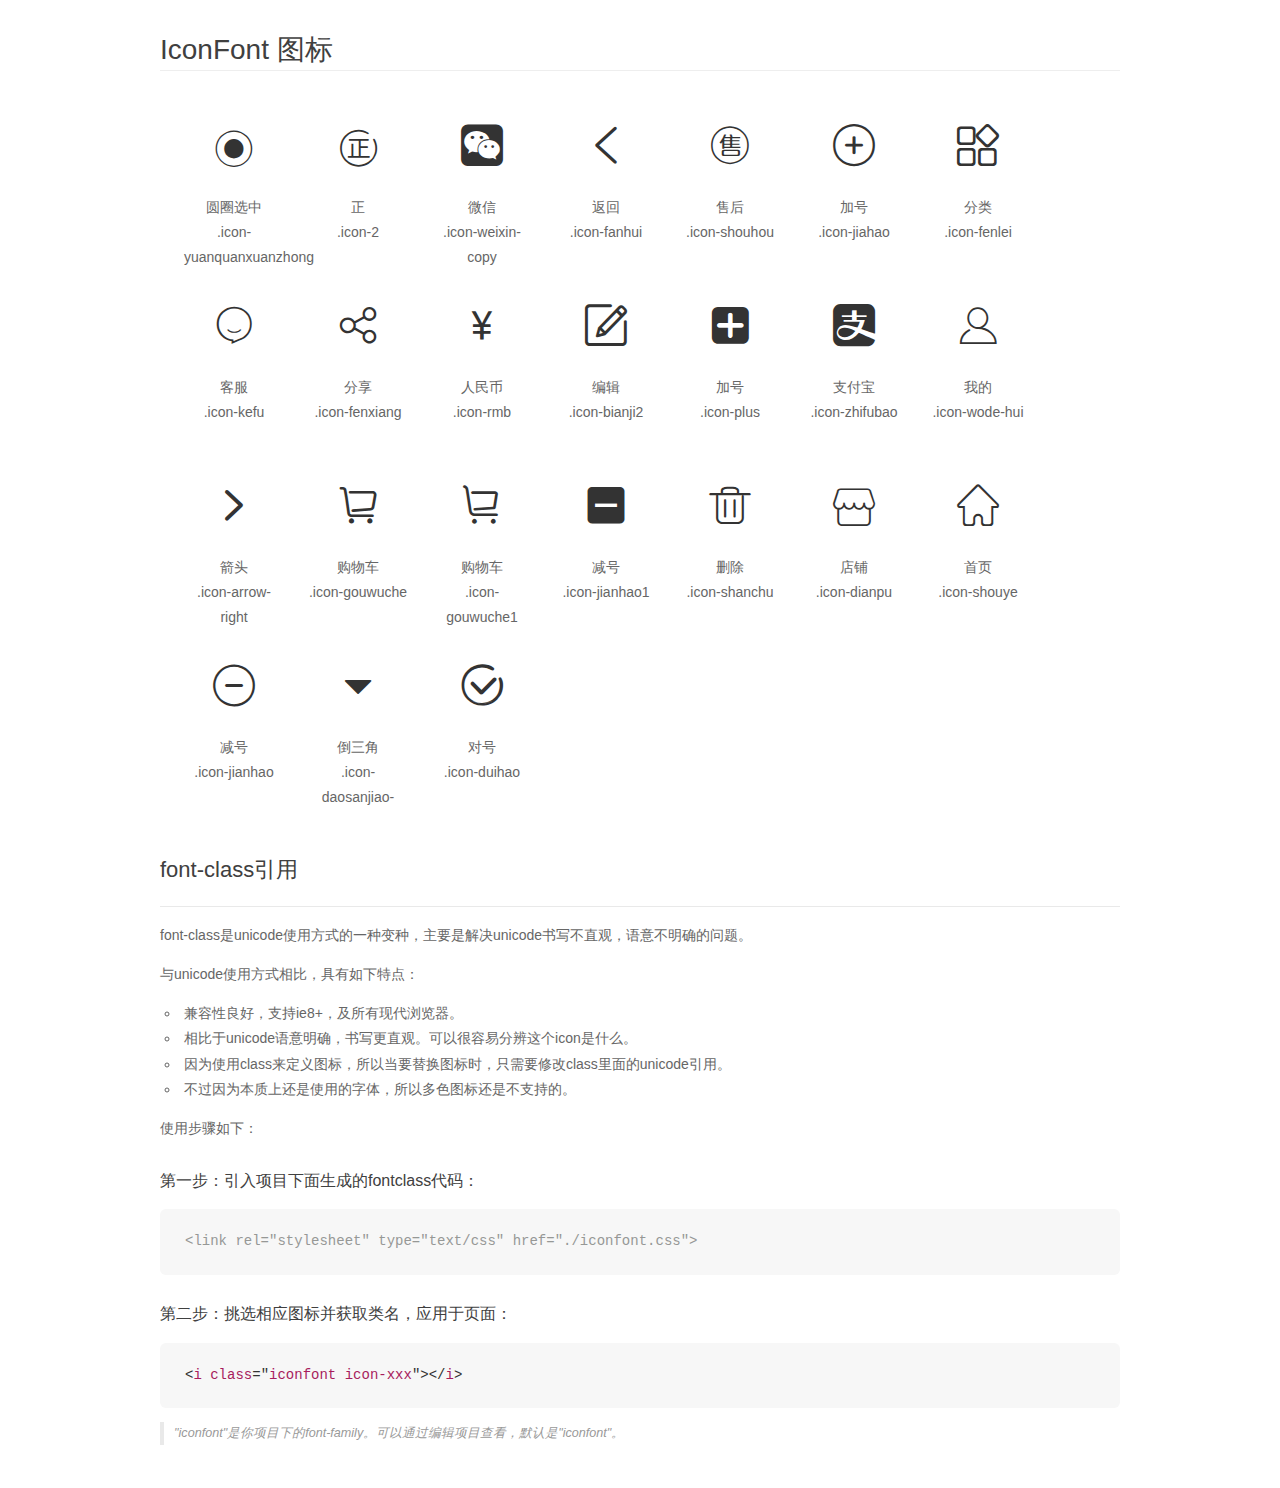
<file: font/demo_fontclass.html>
<!DOCTYPE html>
<html>
<head>
    <meta charset="utf-8"/>
    <title>IconFont</title>
    <link rel="stylesheet" href="demo.css">
    <link rel="stylesheet" href="iconfont.css">
</head>
<body>
    <div class="main markdown">
        <h1>IconFont 图标</h1>
        <ul class="icon_lists clear">
            
                <li>
                <i class="icon iconfont icon-yuanquanxuanzhong"></i>
                    <div class="name">圆圈选中</div>
                    <div class="fontclass">.icon-yuanquanxuanzhong</div>
                </li>
            
                <li>
                <i class="icon iconfont icon-2"></i>
                    <div class="name">正</div>
                    <div class="fontclass">.icon-2</div>
                </li>
            
                <li>
                <i class="icon iconfont icon-weixin-copy"></i>
                    <div class="name">微信</div>
                    <div class="fontclass">.icon-weixin-copy</div>
                </li>
            
                <li>
                <i class="icon iconfont icon-fanhui"></i>
                    <div class="name">返回</div>
                    <div class="fontclass">.icon-fanhui</div>
                </li>
            
                <li>
                <i class="icon iconfont icon-shouhou"></i>
                    <div class="name">售后</div>
                    <div class="fontclass">.icon-shouhou</div>
                </li>
            
                <li>
                <i class="icon iconfont icon-jiahao"></i>
                    <div class="name">加号</div>
                    <div class="fontclass">.icon-jiahao</div>
                </li>
            
                <li>
                <i class="icon iconfont icon-fenlei"></i>
                    <div class="name">分类</div>
                    <div class="fontclass">.icon-fenlei</div>
                </li>
            
                <li>
                <i class="icon iconfont icon-kefu"></i>
                    <div class="name">客服</div>
                    <div class="fontclass">.icon-kefu</div>
                </li>
            
                <li>
                <i class="icon iconfont icon-fenxiang"></i>
                    <div class="name">分享</div>
                    <div class="fontclass">.icon-fenxiang</div>
                </li>
            
                <li>
                <i class="icon iconfont icon-rmb"></i>
                    <div class="name">人民币</div>
                    <div class="fontclass">.icon-rmb</div>
                </li>
            
                <li>
                <i class="icon iconfont icon-bianji2"></i>
                    <div class="name">编辑</div>
                    <div class="fontclass">.icon-bianji2</div>
                </li>
            
                <li>
                <i class="icon iconfont icon-plus"></i>
                    <div class="name">加号</div>
                    <div class="fontclass">.icon-plus</div>
                </li>
            
                <li>
                <i class="icon iconfont icon-zhifubao"></i>
                    <div class="name">支付宝</div>
                    <div class="fontclass">.icon-zhifubao</div>
                </li>
            
                <li>
                <i class="icon iconfont icon-wode-hui"></i>
                    <div class="name">我的</div>
                    <div class="fontclass">.icon-wode-hui</div>
                </li>
            
                <li>
                <i class="icon iconfont icon-arrow-right"></i>
                    <div class="name">箭头</div>
                    <div class="fontclass">.icon-arrow-right</div>
                </li>
            
                <li>
                <i class="icon iconfont icon-gouwuche"></i>
                    <div class="name">购物车</div>
                    <div class="fontclass">.icon-gouwuche</div>
                </li>
            
                <li>
                <i class="icon iconfont icon-gouwuche1"></i>
                    <div class="name">购物车</div>
                    <div class="fontclass">.icon-gouwuche1</div>
                </li>
            
                <li>
                <i class="icon iconfont icon-jianhao1"></i>
                    <div class="name">减号</div>
                    <div class="fontclass">.icon-jianhao1</div>
                </li>
            
                <li>
                <i class="icon iconfont icon-shanchu"></i>
                    <div class="name">删除</div>
                    <div class="fontclass">.icon-shanchu</div>
                </li>
            
                <li>
                <i class="icon iconfont icon-dianpu"></i>
                    <div class="name">店铺</div>
                    <div class="fontclass">.icon-dianpu</div>
                </li>
            
                <li>
                <i class="icon iconfont icon-shouye"></i>
                    <div class="name">首页</div>
                    <div class="fontclass">.icon-shouye</div>
                </li>
            
                <li>
                <i class="icon iconfont icon-jianhao"></i>
                    <div class="name">减号</div>
                    <div class="fontclass">.icon-jianhao</div>
                </li>
            
                <li>
                <i class="icon iconfont icon-daosanjiao-"></i>
                    <div class="name">倒三角</div>
                    <div class="fontclass">.icon-daosanjiao-</div>
                </li>
            
                <li>
                <i class="icon iconfont icon-duihao"></i>
                    <div class="name">对号</div>
                    <div class="fontclass">.icon-duihao</div>
                </li>
            
        </ul>

        <h2 id="font-class-">font-class引用</h2>
        <hr>

        <p>font-class是unicode使用方式的一种变种，主要是解决unicode书写不直观，语意不明确的问题。</p>
        <p>与unicode使用方式相比，具有如下特点：</p>
        <ul>
        <li>兼容性良好，支持ie8+，及所有现代浏览器。</li>
        <li>相比于unicode语意明确，书写更直观。可以很容易分辨这个icon是什么。</li>
        <li>因为使用class来定义图标，所以当要替换图标时，只需要修改class里面的unicode引用。</li>
        <li>不过因为本质上还是使用的字体，所以多色图标还是不支持的。</li>
        </ul>
        <p>使用步骤如下：</p>
        <h3 id="-fontclass-">第一步：引入项目下面生成的fontclass代码：</h3>


        <pre><code class="lang-js hljs javascript"><span class="hljs-comment">&lt;link rel="stylesheet" type="text/css" href="./iconfont.css"&gt;</span></code></pre>
        <h3 id="-">第二步：挑选相应图标并获取类名，应用于页面：</h3>
        <pre><code class="lang-css hljs">&lt;<span class="hljs-selector-tag">i</span> <span class="hljs-selector-tag">class</span>="<span class="hljs-selector-tag">iconfont</span> <span class="hljs-selector-tag">icon-xxx</span>"&gt;&lt;/<span class="hljs-selector-tag">i</span>&gt;</code></pre>
        <blockquote>
        <p>"iconfont"是你项目下的font-family。可以通过编辑项目查看，默认是"iconfont"。</p>
        </blockquote>
    </div>
</body>
</html>
</file>
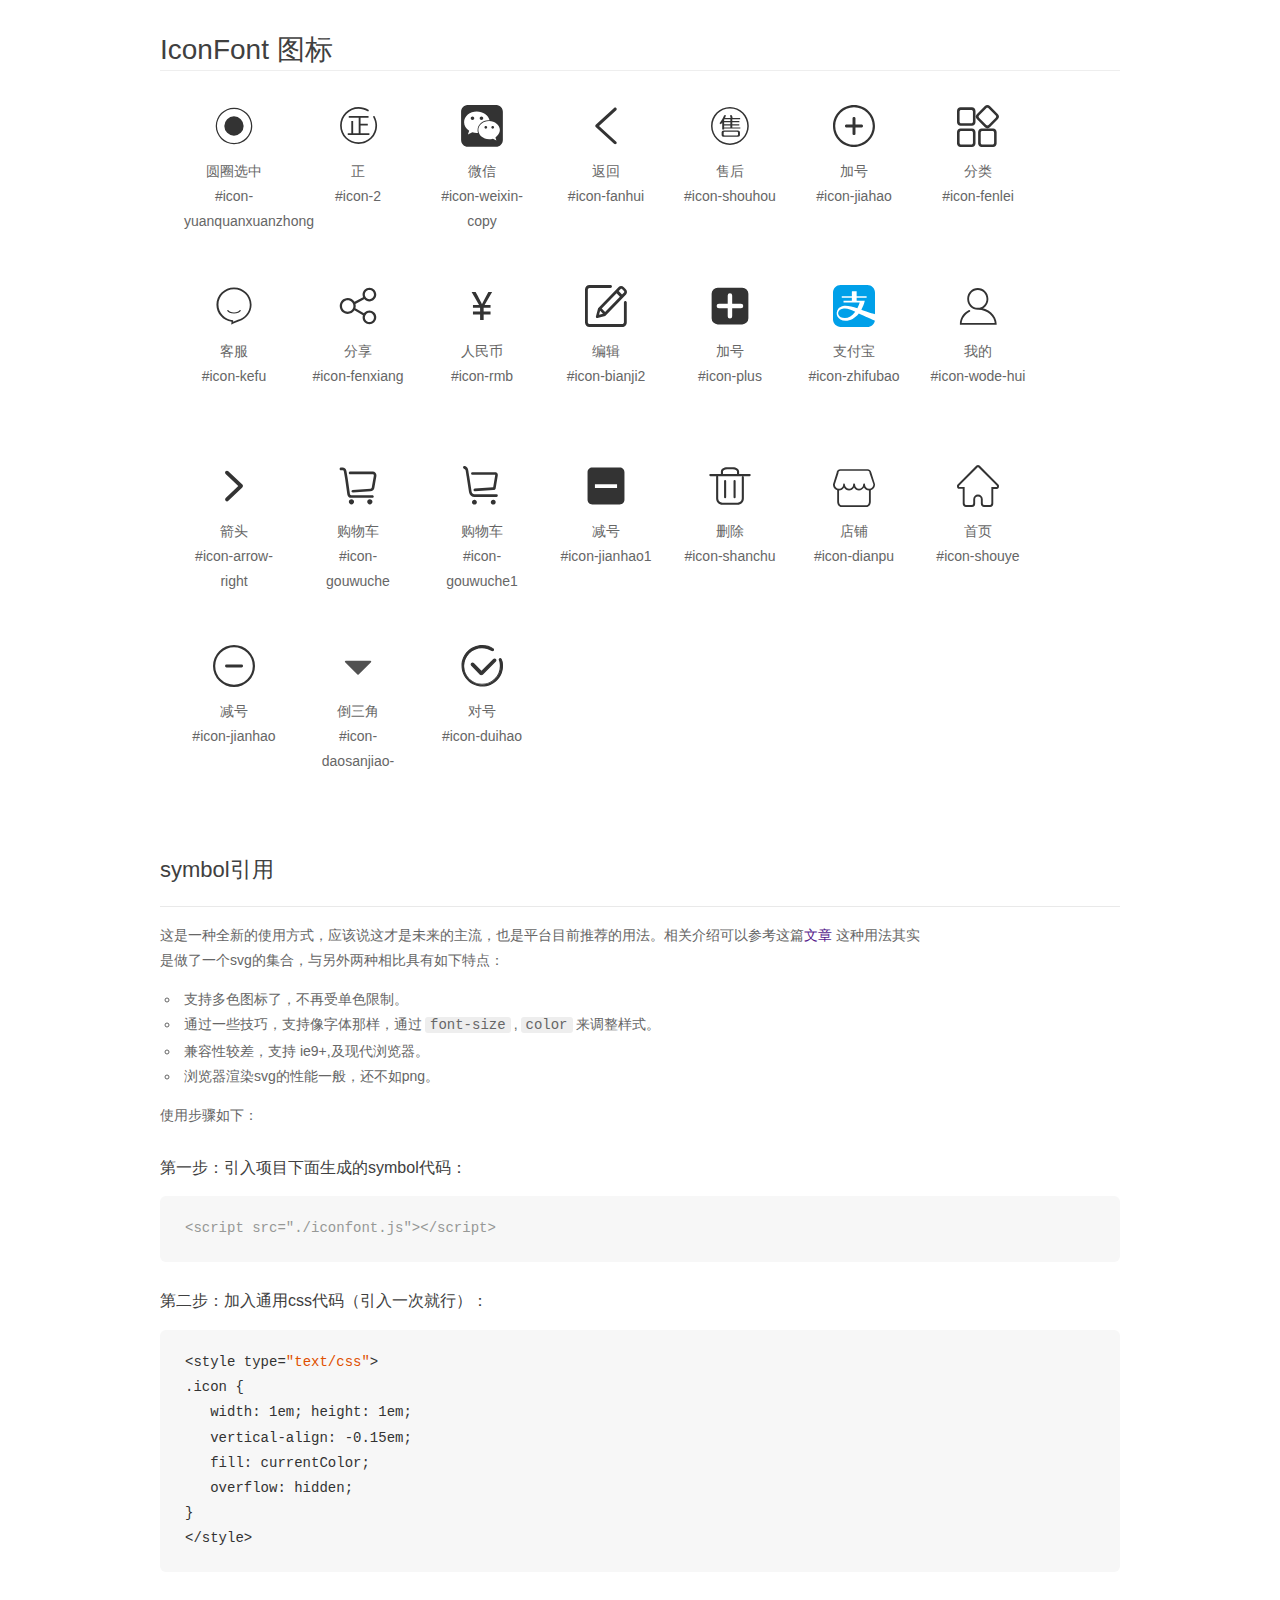
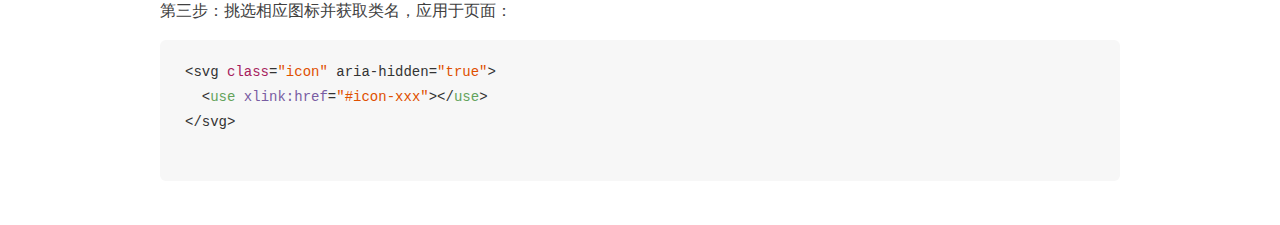
<file: font/demo_symbol.html>
<!DOCTYPE html>
<html>
<head>
    <meta charset="utf-8"/>
    <title>IconFont</title>
    <link rel="stylesheet" href="demo.css">
    <script src="iconfont.js"></script>

    <style type="text/css">
        .icon {
          /* 通过设置 font-size 来改变图标大小 */
          width: 1em; height: 1em;
          /* 图标和文字相邻时，垂直对齐 */
          vertical-align: -0.15em;
          /* 通过设置 color 来改变 SVG 的颜色/fill */
          fill: currentColor;
          /* path 和 stroke 溢出 viewBox 部分在 IE 下会显示
             normalize.css 中也包含这行 */
          overflow: hidden;
        }

    </style>
</head>
<body>
    <div class="main markdown">
        <h1>IconFont 图标</h1>
        <ul class="icon_lists clear">
            
                <li>
                    <svg class="icon" aria-hidden="true">
                        <use xlink:href="#icon-yuanquanxuanzhong"></use>
                    </svg>
                    <div class="name">圆圈选中</div>
                    <div class="fontclass">#icon-yuanquanxuanzhong</div>
                </li>
            
                <li>
                    <svg class="icon" aria-hidden="true">
                        <use xlink:href="#icon-2"></use>
                    </svg>
                    <div class="name">正</div>
                    <div class="fontclass">#icon-2</div>
                </li>
            
                <li>
                    <svg class="icon" aria-hidden="true">
                        <use xlink:href="#icon-weixin-copy"></use>
                    </svg>
                    <div class="name">微信</div>
                    <div class="fontclass">#icon-weixin-copy</div>
                </li>
            
                <li>
                    <svg class="icon" aria-hidden="true">
                        <use xlink:href="#icon-fanhui"></use>
                    </svg>
                    <div class="name">返回</div>
                    <div class="fontclass">#icon-fanhui</div>
                </li>
            
                <li>
                    <svg class="icon" aria-hidden="true">
                        <use xlink:href="#icon-shouhou"></use>
                    </svg>
                    <div class="name">售后</div>
                    <div class="fontclass">#icon-shouhou</div>
                </li>
            
                <li>
                    <svg class="icon" aria-hidden="true">
                        <use xlink:href="#icon-jiahao"></use>
                    </svg>
                    <div class="name">加号</div>
                    <div class="fontclass">#icon-jiahao</div>
                </li>
            
                <li>
                    <svg class="icon" aria-hidden="true">
                        <use xlink:href="#icon-fenlei"></use>
                    </svg>
                    <div class="name">分类</div>
                    <div class="fontclass">#icon-fenlei</div>
                </li>
            
                <li>
                    <svg class="icon" aria-hidden="true">
                        <use xlink:href="#icon-kefu"></use>
                    </svg>
                    <div class="name">客服</div>
                    <div class="fontclass">#icon-kefu</div>
                </li>
            
                <li>
                    <svg class="icon" aria-hidden="true">
                        <use xlink:href="#icon-fenxiang"></use>
                    </svg>
                    <div class="name">分享</div>
                    <div class="fontclass">#icon-fenxiang</div>
                </li>
            
                <li>
                    <svg class="icon" aria-hidden="true">
                        <use xlink:href="#icon-rmb"></use>
                    </svg>
                    <div class="name">人民币</div>
                    <div class="fontclass">#icon-rmb</div>
                </li>
            
                <li>
                    <svg class="icon" aria-hidden="true">
                        <use xlink:href="#icon-bianji2"></use>
                    </svg>
                    <div class="name">编辑</div>
                    <div class="fontclass">#icon-bianji2</div>
                </li>
            
                <li>
                    <svg class="icon" aria-hidden="true">
                        <use xlink:href="#icon-plus"></use>
                    </svg>
                    <div class="name">加号</div>
                    <div class="fontclass">#icon-plus</div>
                </li>
            
                <li>
                    <svg class="icon" aria-hidden="true">
                        <use xlink:href="#icon-zhifubao"></use>
                    </svg>
                    <div class="name">支付宝</div>
                    <div class="fontclass">#icon-zhifubao</div>
                </li>
            
                <li>
                    <svg class="icon" aria-hidden="true">
                        <use xlink:href="#icon-wode-hui"></use>
                    </svg>
                    <div class="name">我的</div>
                    <div class="fontclass">#icon-wode-hui</div>
                </li>
            
                <li>
                    <svg class="icon" aria-hidden="true">
                        <use xlink:href="#icon-arrow-right"></use>
                    </svg>
                    <div class="name">箭头</div>
                    <div class="fontclass">#icon-arrow-right</div>
                </li>
            
                <li>
                    <svg class="icon" aria-hidden="true">
                        <use xlink:href="#icon-gouwuche"></use>
                    </svg>
                    <div class="name">购物车</div>
                    <div class="fontclass">#icon-gouwuche</div>
                </li>
            
                <li>
                    <svg class="icon" aria-hidden="true">
                        <use xlink:href="#icon-gouwuche1"></use>
                    </svg>
                    <div class="name">购物车</div>
                    <div class="fontclass">#icon-gouwuche1</div>
                </li>
            
                <li>
                    <svg class="icon" aria-hidden="true">
                        <use xlink:href="#icon-jianhao1"></use>
                    </svg>
                    <div class="name">减号</div>
                    <div class="fontclass">#icon-jianhao1</div>
                </li>
            
                <li>
                    <svg class="icon" aria-hidden="true">
                        <use xlink:href="#icon-shanchu"></use>
                    </svg>
                    <div class="name">删除</div>
                    <div class="fontclass">#icon-shanchu</div>
                </li>
            
                <li>
                    <svg class="icon" aria-hidden="true">
                        <use xlink:href="#icon-dianpu"></use>
                    </svg>
                    <div class="name">店铺</div>
                    <div class="fontclass">#icon-dianpu</div>
                </li>
            
                <li>
                    <svg class="icon" aria-hidden="true">
                        <use xlink:href="#icon-shouye"></use>
                    </svg>
                    <div class="name">首页</div>
                    <div class="fontclass">#icon-shouye</div>
                </li>
            
                <li>
                    <svg class="icon" aria-hidden="true">
                        <use xlink:href="#icon-jianhao"></use>
                    </svg>
                    <div class="name">减号</div>
                    <div class="fontclass">#icon-jianhao</div>
                </li>
            
                <li>
                    <svg class="icon" aria-hidden="true">
                        <use xlink:href="#icon-daosanjiao-"></use>
                    </svg>
                    <div class="name">倒三角</div>
                    <div class="fontclass">#icon-daosanjiao-</div>
                </li>
            
                <li>
                    <svg class="icon" aria-hidden="true">
                        <use xlink:href="#icon-duihao"></use>
                    </svg>
                    <div class="name">对号</div>
                    <div class="fontclass">#icon-duihao</div>
                </li>
            
        </ul>


        <h2 id="symbol-">symbol引用</h2>
        <hr>

        <p>这是一种全新的使用方式，应该说这才是未来的主流，也是平台目前推荐的用法。相关介绍可以参考这篇<a href="">文章</a>
        这种用法其实是做了一个svg的集合，与另外两种相比具有如下特点：</p>
        <ul>
          <li>支持多色图标了，不再受单色限制。</li>
          <li>通过一些技巧，支持像字体那样，通过<code>font-size</code>,<code>color</code>来调整样式。</li>
          <li>兼容性较差，支持 ie9+,及现代浏览器。</li>
          <li>浏览器渲染svg的性能一般，还不如png。</li>
        </ul>
        <p>使用步骤如下：</p>
        <h3 id="-symbol-">第一步：引入项目下面生成的symbol代码：</h3>
        <pre><code class="lang-js hljs javascript"><span class="hljs-comment">&lt;script src="./iconfont.js"&gt;&lt;/script&gt;</span></code></pre>
        <h3 id="-css-">第二步：加入通用css代码（引入一次就行）：</h3>
        <pre><code class="lang-js hljs javascript">&lt;style type=<span class="hljs-string">"text/css"</span>&gt;
.icon {
   width: <span class="hljs-number">1</span>em; height: <span class="hljs-number">1</span>em;
   vertical-align: <span class="hljs-number">-0.15</span>em;
   fill: currentColor;
   overflow: hidden;
}
&lt;<span class="hljs-regexp">/style&gt;</span></code></pre>
        <h3 id="-">第三步：挑选相应图标并获取类名，应用于页面：</h3>
        <pre><code class="lang-js hljs javascript">&lt;svg <span class="hljs-class"><span class="hljs-keyword">class</span></span>=<span class="hljs-string">"icon"</span> aria-hidden=<span class="hljs-string">"true"</span>&gt;<span class="xml"><span class="hljs-tag">
  &lt;<span class="hljs-name">use</span> <span class="hljs-attr">xlink:href</span>=<span class="hljs-string">"#icon-xxx"</span>&gt;</span><span class="hljs-tag">&lt;/<span class="hljs-name">use</span>&gt;</span>
</span>&lt;<span class="hljs-regexp">/svg&gt;
        </span></code></pre>
    </div>
</body>
</html>
</file>
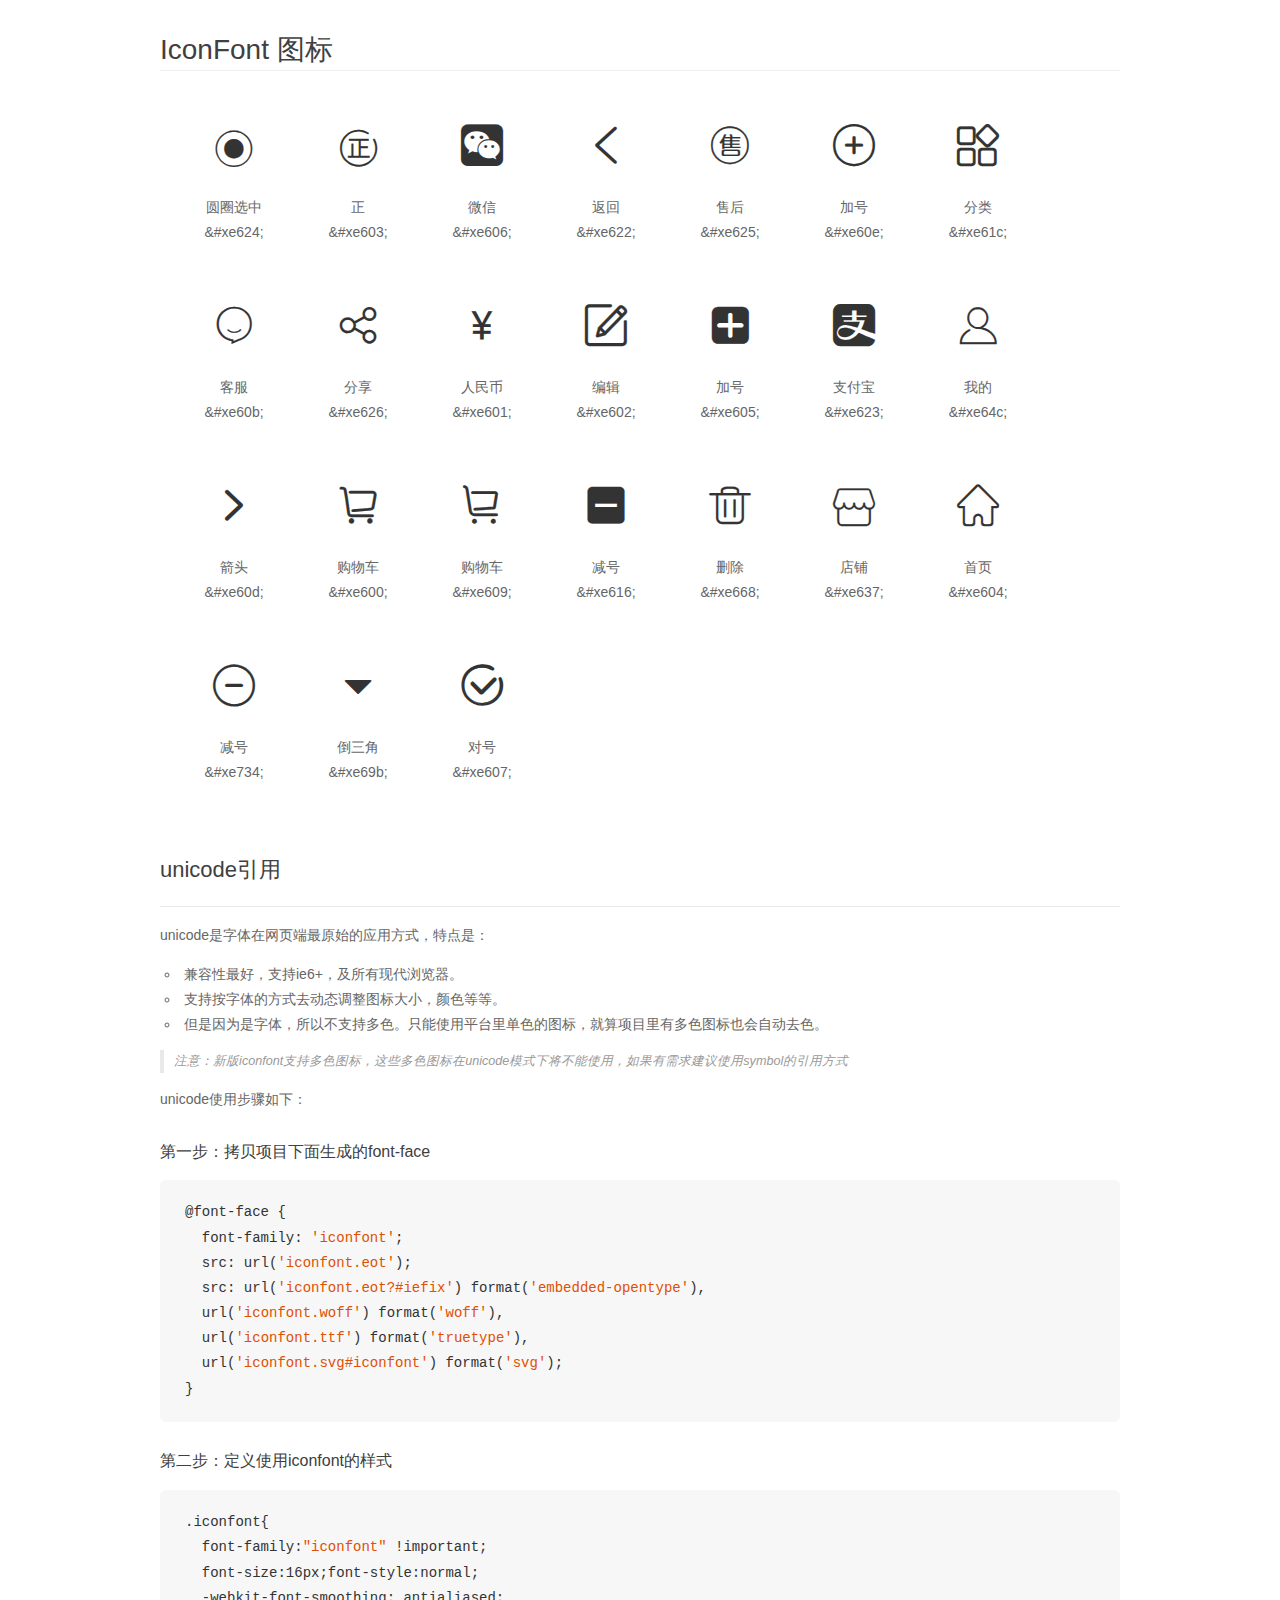
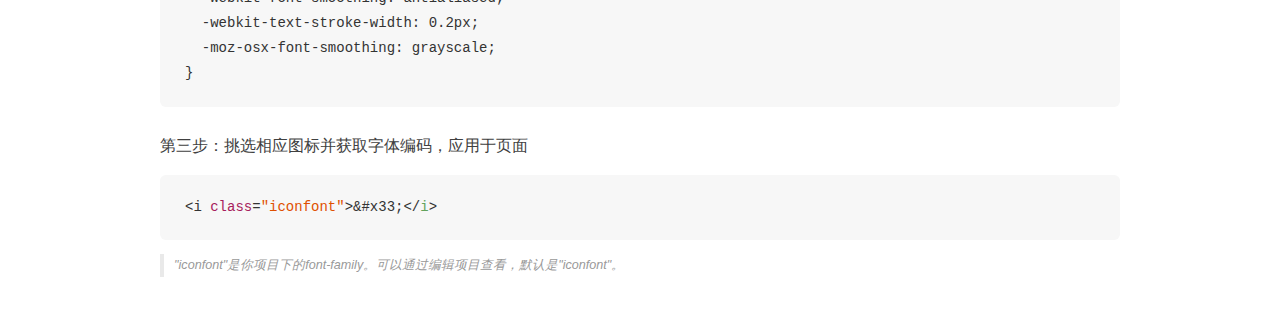
<file: font/demo_unicode.html>
<!DOCTYPE html>
<html>
<head>
    <meta charset="utf-8"/>
    <title>IconFont</title>
    <link rel="stylesheet" href="demo.css">

    <style type="text/css">

        @font-face {font-family: "iconfont";
          src: url('iconfont.eot'); /* IE9*/
          src: url('iconfont.eot#iefix') format('embedded-opentype'), /* IE6-IE8 */
          url('iconfont.woff') format('woff'), /* chrome, firefox */
          url('iconfont.ttf') format('truetype'), /* chrome, firefox, opera, Safari, Android, iOS 4.2+*/
          url('iconfont.svg#iconfont') format('svg'); /* iOS 4.1- */
        }

        .iconfont {
          font-family:"iconfont" !important;
          font-size:16px;
          font-style:normal;
          -webkit-font-smoothing: antialiased;
          -webkit-text-stroke-width: 0.2px;
          -moz-osx-font-smoothing: grayscale;
        }

    </style>
</head>
<body>
    <div class="main markdown">
        <h1>IconFont 图标</h1>
        <ul class="icon_lists clear">
            
                <li>
                <i class="icon iconfont">&#xe624;</i>
                    <div class="name">圆圈选中</div>
                    <div class="code">&amp;#xe624;</div>
                </li>
            
                <li>
                <i class="icon iconfont">&#xe603;</i>
                    <div class="name">正</div>
                    <div class="code">&amp;#xe603;</div>
                </li>
            
                <li>
                <i class="icon iconfont">&#xe606;</i>
                    <div class="name">微信</div>
                    <div class="code">&amp;#xe606;</div>
                </li>
            
                <li>
                <i class="icon iconfont">&#xe622;</i>
                    <div class="name">返回</div>
                    <div class="code">&amp;#xe622;</div>
                </li>
            
                <li>
                <i class="icon iconfont">&#xe625;</i>
                    <div class="name">售后</div>
                    <div class="code">&amp;#xe625;</div>
                </li>
            
                <li>
                <i class="icon iconfont">&#xe60e;</i>
                    <div class="name">加号</div>
                    <div class="code">&amp;#xe60e;</div>
                </li>
            
                <li>
                <i class="icon iconfont">&#xe61c;</i>
                    <div class="name">分类</div>
                    <div class="code">&amp;#xe61c;</div>
                </li>
            
                <li>
                <i class="icon iconfont">&#xe60b;</i>
                    <div class="name">客服</div>
                    <div class="code">&amp;#xe60b;</div>
                </li>
            
                <li>
                <i class="icon iconfont">&#xe626;</i>
                    <div class="name">分享</div>
                    <div class="code">&amp;#xe626;</div>
                </li>
            
                <li>
                <i class="icon iconfont">&#xe601;</i>
                    <div class="name">人民币</div>
                    <div class="code">&amp;#xe601;</div>
                </li>
            
                <li>
                <i class="icon iconfont">&#xe602;</i>
                    <div class="name">编辑</div>
                    <div class="code">&amp;#xe602;</div>
                </li>
            
                <li>
                <i class="icon iconfont">&#xe605;</i>
                    <div class="name">加号</div>
                    <div class="code">&amp;#xe605;</div>
                </li>
            
                <li>
                <i class="icon iconfont">&#xe623;</i>
                    <div class="name">支付宝</div>
                    <div class="code">&amp;#xe623;</div>
                </li>
            
                <li>
                <i class="icon iconfont">&#xe64c;</i>
                    <div class="name">我的</div>
                    <div class="code">&amp;#xe64c;</div>
                </li>
            
                <li>
                <i class="icon iconfont">&#xe60d;</i>
                    <div class="name">箭头</div>
                    <div class="code">&amp;#xe60d;</div>
                </li>
            
                <li>
                <i class="icon iconfont">&#xe600;</i>
                    <div class="name">购物车</div>
                    <div class="code">&amp;#xe600;</div>
                </li>
            
                <li>
                <i class="icon iconfont">&#xe609;</i>
                    <div class="name">购物车</div>
                    <div class="code">&amp;#xe609;</div>
                </li>
            
                <li>
                <i class="icon iconfont">&#xe616;</i>
                    <div class="name">减号</div>
                    <div class="code">&amp;#xe616;</div>
                </li>
            
                <li>
                <i class="icon iconfont">&#xe668;</i>
                    <div class="name">删除</div>
                    <div class="code">&amp;#xe668;</div>
                </li>
            
                <li>
                <i class="icon iconfont">&#xe637;</i>
                    <div class="name">店铺</div>
                    <div class="code">&amp;#xe637;</div>
                </li>
            
                <li>
                <i class="icon iconfont">&#xe604;</i>
                    <div class="name">首页</div>
                    <div class="code">&amp;#xe604;</div>
                </li>
            
                <li>
                <i class="icon iconfont">&#xe734;</i>
                    <div class="name">减号</div>
                    <div class="code">&amp;#xe734;</div>
                </li>
            
                <li>
                <i class="icon iconfont">&#xe69b;</i>
                    <div class="name">倒三角</div>
                    <div class="code">&amp;#xe69b;</div>
                </li>
            
                <li>
                <i class="icon iconfont">&#xe607;</i>
                    <div class="name">对号</div>
                    <div class="code">&amp;#xe607;</div>
                </li>
            
        </ul>
        <h2 id="unicode-">unicode引用</h2>
        <hr>

        <p>unicode是字体在网页端最原始的应用方式，特点是：</p>
        <ul>
        <li>兼容性最好，支持ie6+，及所有现代浏览器。</li>
        <li>支持按字体的方式去动态调整图标大小，颜色等等。</li>
        <li>但是因为是字体，所以不支持多色。只能使用平台里单色的图标，就算项目里有多色图标也会自动去色。</li>
        </ul>
        <blockquote>
        <p>注意：新版iconfont支持多色图标，这些多色图标在unicode模式下将不能使用，如果有需求建议使用symbol的引用方式</p>
        </blockquote>
        <p>unicode使用步骤如下：</p>
        <h3 id="-font-face">第一步：拷贝项目下面生成的font-face</h3>
        <pre><code class="lang-js hljs javascript">@font-face {
  font-family: <span class="hljs-string">'iconfont'</span>;
  src: url(<span class="hljs-string">'iconfont.eot'</span>);
  src: url(<span class="hljs-string">'iconfont.eot?#iefix'</span>) format(<span class="hljs-string">'embedded-opentype'</span>),
  url(<span class="hljs-string">'iconfont.woff'</span>) format(<span class="hljs-string">'woff'</span>),
  url(<span class="hljs-string">'iconfont.ttf'</span>) format(<span class="hljs-string">'truetype'</span>),
  url(<span class="hljs-string">'iconfont.svg#iconfont'</span>) format(<span class="hljs-string">'svg'</span>);
}
</code></pre>
        <h3 id="-iconfont-">第二步：定义使用iconfont的样式</h3>
        <pre><code class="lang-js hljs javascript">.iconfont{
  font-family:<span class="hljs-string">"iconfont"</span> !important;
  font-size:<span class="hljs-number">16</span>px;font-style:normal;
  -webkit-font-smoothing: antialiased;
  -webkit-text-stroke-width: <span class="hljs-number">0.2</span>px;
  -moz-osx-font-smoothing: grayscale;
}
</code></pre>
        <h3 id="-">第三步：挑选相应图标并获取字体编码，应用于页面</h3>
        <pre><code class="lang-js hljs javascript">&lt;i <span class="hljs-class"><span class="hljs-keyword">class</span></span>=<span class="hljs-string">"iconfont"</span>&gt;&amp;#x33;<span class="xml"><span class="hljs-tag">&lt;/<span class="hljs-name">i</span>&gt;</span></span></code></pre>

        <blockquote>
        <p>"iconfont"是你项目下的font-family。可以通过编辑项目查看，默认是"iconfont"。</p>
        </blockquote>
    </div>


</body>
</html>
</file>
<file: font/iconfont.css>
@font-face {font-family: "iconfont";
  src: url('iconfont.eot?t=1506048570038'); /* IE9*/
  src: url('iconfont.eot?t=1506048570038#iefix') format('embedded-opentype'), /* IE6-IE8 */
  url('[data-uri]') format('woff'),
  url('iconfont.ttf?t=1506048570038') format('truetype'), /* chrome, firefox, opera, Safari, Android, iOS 4.2+*/
  url('iconfont.svg?t=1506048570038#iconfont') format('svg'); /* iOS 4.1- */
}

.iconfont {
  font-family:"iconfont" !important;
  font-size:16px;
  font-style:normal;
  -webkit-font-smoothing: antialiased;
  -moz-osx-font-smoothing: grayscale;
}

.icon-yuanquanxuanzhong:before { content: "\e624"; }

.icon-2:before { content: "\e603"; }

.icon-weixin-copy:before { content: "\e606"; }

.icon-fanhui:before { content: "\e622"; }

.icon-shouhou:before { content: "\e625"; }

.icon-jiahao:before { content: "\e60e"; }

.icon-fenlei:before { content: "\e61c"; }

.icon-kefu:before { content: "\e60b"; }

.icon-fenxiang:before { content: "\e626"; }

.icon-rmb:before { content: "\e601"; }

.icon-bianji2:before { content: "\e602"; }

.icon-plus:before { content: "\e605"; }

.icon-zhifubao:before { content: "\e623"; }

.icon-wode-hui:before { content: "\e64c"; }

.icon-arrow-right:before { content: "\e60d"; }

.icon-gouwuche:before { content: "\e600"; }

.icon-gouwuche1:before { content: "\e609"; }

.icon-jianhao1:before { content: "\e616"; }

.icon-shanchu:before { content: "\e668"; }

.icon-dianpu:before { content: "\e637"; }

.icon-shouye:before { content: "\e604"; }

.icon-jianhao:before { content: "\e734"; }

.icon-daosanjiao-:before { content: "\e69b"; }

.icon-duihao:before { content: "\e607"; }
</file>
<file: font/demo.css>
*{margin: 0;padding: 0;list-style: none;}
/*
KISSY CSS Reset
理念：1. reset 的目的不是清除浏览器的默认样式，这仅是部分工作。清除和重置是紧密不可分的。
2. reset 的目的不是让默认样式在所有浏览器下一致，而是减少默认样式有可能带来的问题。
3. reset 期望提供一套普适通用的基础样式。但没有银弹，推荐根据具体需求，裁剪和修改后再使用。
特色：1. 适应中文；2. 基于最新主流浏览器。
维护：玉伯<lifesinger@gmail.com>, 正淳<ragecarrier@gmail.com>
 */

/** 清除内外边距 **/
body, h1, h2, h3, h4, h5, h6, hr, p, blockquote, /* structural elements 结构元素 */
dl, dt, dd, ul, ol, li, /* list elements 列表元素 */
pre, /* text formatting elements 文本格式元素 */
form, fieldset, legend, button, input, textarea, /* form elements 表单元素 */
th, td /* table elements 表格元素 */ {
  margin: 0;
  padding: 0;
}

/** 设置默认字体 **/
body,
button, input, select, textarea /* for ie */ {
  font: 12px/1.5 tahoma, arial, \5b8b\4f53, sans-serif;
}
h1, h2, h3, h4, h5, h6 { font-size: 100%; }
address, cite, dfn, em, var { font-style: normal; } /* 将斜体扶正 */
code, kbd, pre, samp { font-family: courier new, courier, monospace; } /* 统一等宽字体 */
small { font-size: 12px; } /* 小于 12px 的中文很难阅读，让 small 正常化 */

/** 重置列表元素 **/
ul, ol { list-style: none; }

/** 重置文本格式元素 **/
a { text-decoration: none; }
a:hover { text-decoration: underline; }


/** 重置表单元素 **/
legend { color: #000; } /* for ie6 */
fieldset, img { border: 0; } /* img 搭车：让链接里的 img 无边框 */
button, input, select, textarea { font-size: 100%; } /* 使得表单元素在 ie 下能继承字体大小 */
/* 注：optgroup 无法扶正 */

/** 重置表格元素 **/
table { border-collapse: collapse; border-spacing: 0; }

/* 清除浮动 */
.ks-clear:after, .clear:after {
  content: '\20';
  display: block;
  height: 0;
  clear: both;
}
.ks-clear, .clear {
  *zoom: 1;
}

.main {
  padding: 30px 100px;
width: 960px;
margin: 0 auto;
}
.main h1{font-size:36px; color:#333; text-align:left;margin-bottom:30px; border-bottom: 1px solid #eee;}

.helps{margin-top:40px;}
.helps pre{
  padding:20px;
  margin:10px 0;
  border:solid 1px #e7e1cd;
  background-color: #fffdef;
  overflow: auto;
}

.icon_lists{
  width: 100% !important;

}

.icon_lists li{
  float:left;
  width: 100px;
  height:180px;
  text-align: center;
  list-style: none !important;
}
.icon_lists .icon{
  font-size: 42px;
  line-height: 100px;
  margin: 10px 0;
  color:#333;
  -webkit-transition: font-size 0.25s ease-out 0s;
  -moz-transition: font-size 0.25s ease-out 0s;
  transition: font-size 0.25s ease-out 0s;

}
.icon_lists .icon:hover{
  font-size: 100px;
}



.markdown {
  color: #666;
  font-size: 14px;
  line-height: 1.8;
}

.highlight {
  line-height: 1.5;
}

.markdown img {
  vertical-align: middle;
  max-width: 100%;
}

.markdown h1 {
  color: #404040;
  font-weight: 500;
  line-height: 40px;
  margin-bottom: 24px;
}

.markdown h2,
.markdown h3,
.markdown h4,
.markdown h5,
.markdown h6 {
  color: #404040;
  margin: 1.6em 0 0.6em 0;
  font-weight: 500;
  clear: both;
}

.markdown h1 {
  font-size: 28px;
}

.markdown h2 {
  font-size: 22px;
}

.markdown h3 {
  font-size: 16px;
}

.markdown h4 {
  font-size: 14px;
}

.markdown h5 {
  font-size: 12px;
}

.markdown h6 {
  font-size: 12px;
}

.markdown hr {
  height: 1px;
  border: 0;
  background: #e9e9e9;
  margin: 16px 0;
  clear: both;
}

.markdown p,
.markdown pre {
  margin: 1em 0;
}

.markdown > p,
.markdown > blockquote,
.markdown > .highlight,
.markdown > ol,
.markdown > ul {
  width: 80%;
}

.markdown ul > li {
  list-style: circle;
}

.markdown > ul li,
.markdown blockquote ul > li {
  margin-left: 20px;
  padding-left: 4px;
}

.markdown > ul li p,
.markdown > ol li p {
  margin: 0.6em 0;
}

.markdown ol > li {
  list-style: decimal;
}

.markdown > ol li,
.markdown blockquote ol > li {
  margin-left: 20px;
  padding-left: 4px;
}

.markdown code {
  margin: 0 3px;
  padding: 0 5px;
  background: #eee;
  border-radius: 3px;
}

.markdown pre {
  border-radius: 6px;
  background: #f7f7f7;
  padding: 20px;
}

.markdown pre code {
  border: none;
  background: #f7f7f7;
  margin: 0;
}

.markdown strong,
.markdown b {
  font-weight: 600;
}

.markdown > table {
  border-collapse: collapse;
  border-spacing: 0px;
  empty-cells: show;
  border: 1px solid #e9e9e9;
  width: 95%;
  margin-bottom: 24px;
}

.markdown > table th {
  white-space: nowrap;
  color: #333;
  font-weight: 600;

}

.markdown > table th,
.markdown > table td {
  border: 1px solid #e9e9e9;
  padding: 8px 16px;
  text-align: left;
}

.markdown > table th {
  background: #F7F7F7;
}

.markdown blockquote {
  font-size: 90%;
  color: #999;
  border-left: 4px solid #e9e9e9;
  padding-left: 0.8em;
  margin: 1em 0;
  font-style: italic;
}

.markdown blockquote p {
  margin: 0;
}

.markdown .anchor {
  opacity: 0;
  transition: opacity 0.3s ease;
  margin-left: 8px;
}

.markdown .waiting {
  color: #ccc;
}

.markdown h1:hover .anchor,
.markdown h2:hover .anchor,
.markdown h3:hover .anchor,
.markdown h4:hover .anchor,
.markdown h5:hover .anchor,
.markdown h6:hover .anchor {
  opacity: 1;
  display: inline-block;
}

.markdown > br,
.markdown > p > br {
  clear: both;
}


.hljs {
  display: block;
  background: white;
  padding: 0.5em;
  color: #333333;
  overflow-x: auto;
}

.hljs-comment,
.hljs-meta {
  color: #969896;
}

.hljs-string,
.hljs-variable,
.hljs-template-variable,
.hljs-strong,
.hljs-emphasis,
.hljs-quote {
  color: #df5000;
}

.hljs-keyword,
.hljs-selector-tag,
.hljs-type {
  color: #a71d5d;
}

.hljs-literal,
.hljs-symbol,
.hljs-bullet,
.hljs-attribute {
  color: #0086b3;
}

.hljs-section,
.hljs-name {
  color: #63a35c;
}

.hljs-tag {
  color: #333333;
}

.hljs-title,
.hljs-attr,
.hljs-selector-id,
.hljs-selector-class,
.hljs-selector-attr,
.hljs-selector-pseudo {
  color: #795da3;
}

.hljs-addition {
  color: #55a532;
  background-color: #eaffea;
}

.hljs-deletion {
  color: #bd2c00;
  background-color: #ffecec;
}

.hljs-link {
  text-decoration: underline;
}

pre{
  background: #fff;
}
</file>
